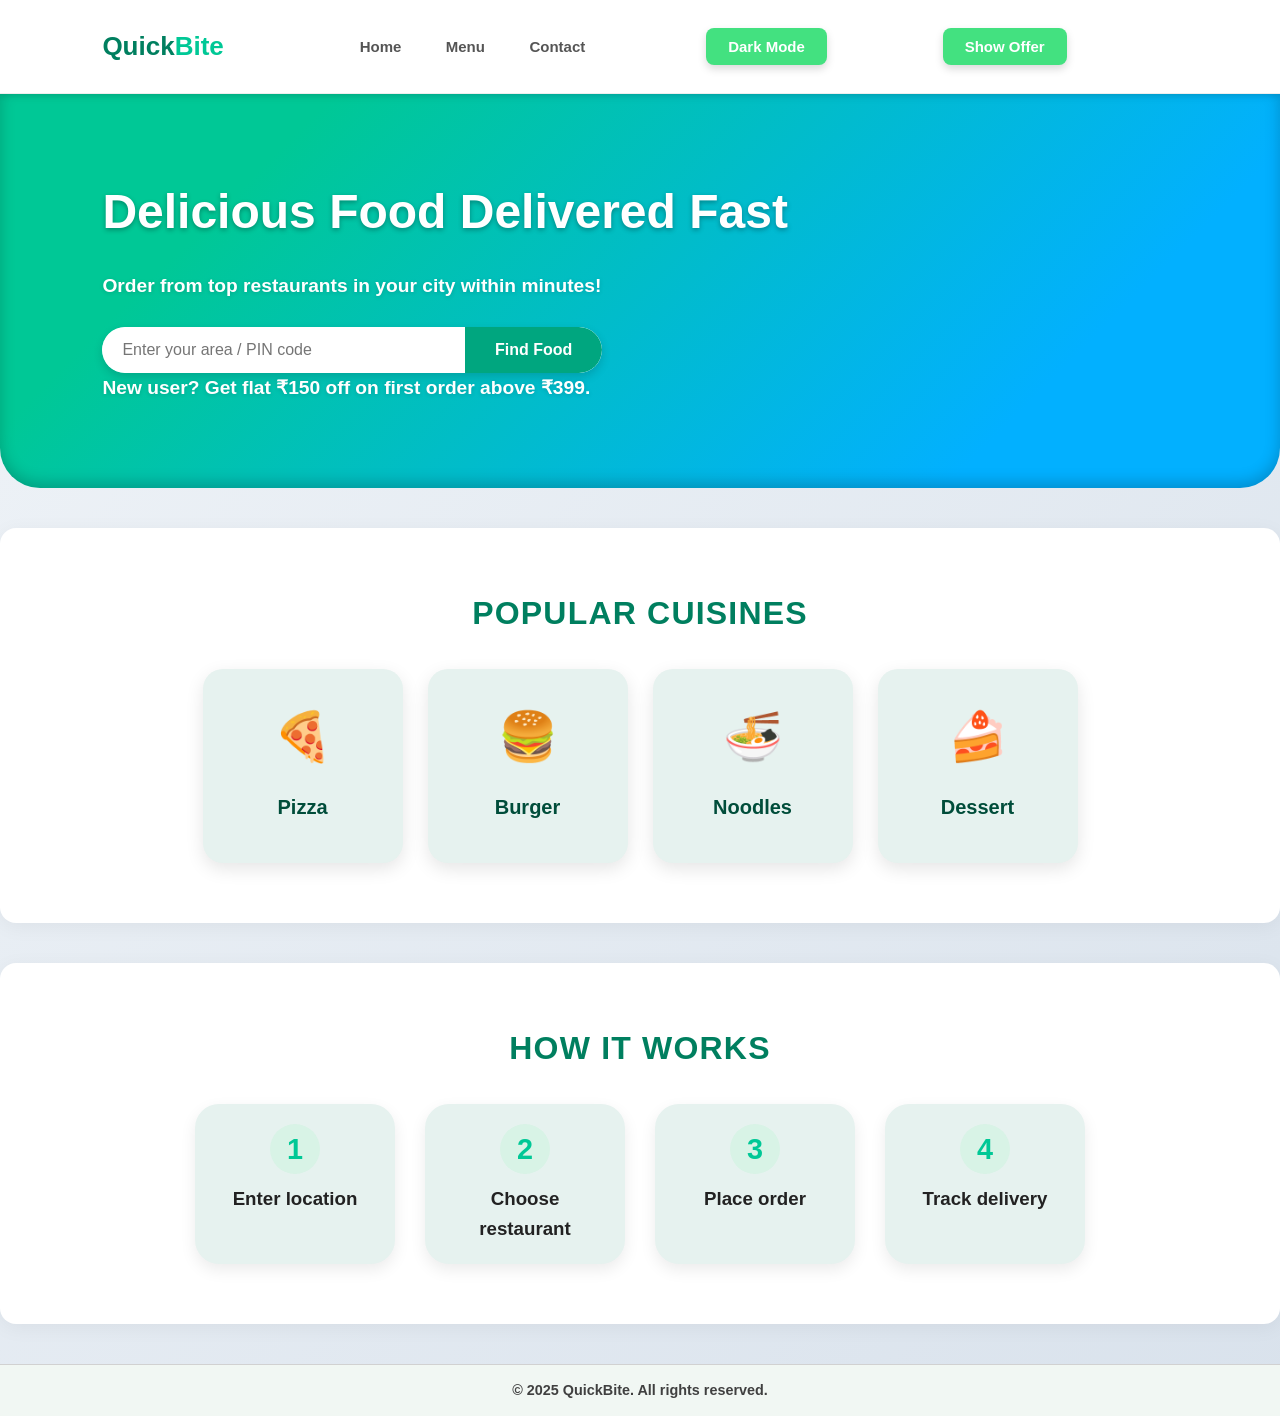
<file: index.html>
<!DOCTYPE html>
<html lang="en">
<head>
  <meta charset="UTF-8">
  <meta name="viewport" content="width=device-width, initial-scale=1.0">
  <title>QuickBite - Food Delivery</title>
  <link rel="stylesheet" href="style.css">
</head>
<body>
  <header class="header">
    <div class="logo">Quick<span>Bite</span></div>
    <nav class="nav">
      <a href="index.html">Home</a>
      <a href="menu.html">Menu</a>
      <a href="contact.html">Contact</a>
    </nav>
    <button id="darkBtn">Dark Mode</button>
    <button id="promoBtn">Show Offer</button>

    <p id="promoText" style="display:none; font-weight:bold; color:red;">
      🎉 Special Offer: Flat ₹200 off today!
    <button id="msgBtn">Show Offer</button>
    <p id="offerText" style="display:none;">🎉 You unlocked a 20% OFF coupon!</p>

    </p>

  </header>

  <section class="hero">
    <div>
      <h1>Delicious Food Delivered Fast</h1>
      <p>Order from top restaurants in your city within minutes!</p>
      <form class="search-bar">
        <input type="text" placeholder="Enter your area / PIN code">
        <button type="submit">Find Food</button>
      </form>
      <p class="small-note">New user? Get flat ₹150 off on first order above ₹399.</p>
    </div>
  </section>

  <section class="section">
    <h2 class="section-title">Popular Cuisines</h2>
    <div class="card-row">
      <div class="card"><div class="card-icon">🍕</div><h3>Pizza</h3></div>
      <div class="card"><div class="card-icon">🍔</div><h3>Burger</h3></div>
      <div class="card"><div class="card-icon">🍜</div><h3>Noodles</h3></div>
      <div class="card"><div class="card-icon">🍰</div><h3>Dessert</h3></div>
    </div>
  </section>

  <section class="section light">
    <h2 class="section-title">How It Works</h2>
    <div class="steps">
      <div class="step"><div class="step-number">1</div><h3>Enter location</h3></div>
      <div class="step"><div class="step-number">2</div><h3>Choose restaurant</h3></div>
      <div class="step"><div class="step-number">3</div><h3>Place order</h3></div>
      <div class="step"><div class="step-number">4</div><h3>Track delivery</h3></div>
    </div>
  </section>

  <footer class="footer">
    <p>© 2025 QuickBite. All rights reserved.</p>
  </footer>
  <script src="script.js"></script>
</body>
</html>
</file>
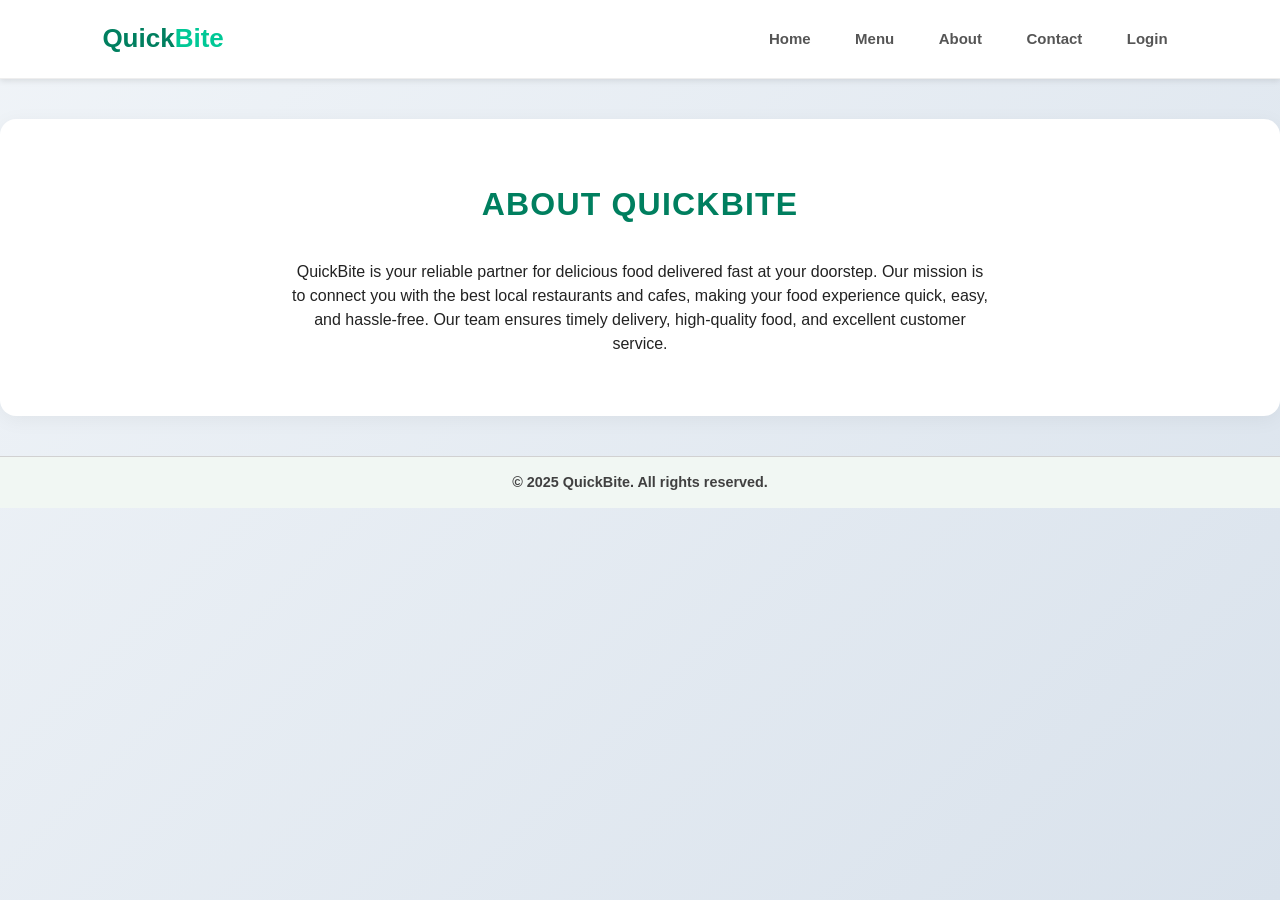
<file: about.html>
<!DOCTYPE html>
<html lang="en">
<head>
  <meta charset="UTF-8" />
  <meta name="viewport" content="width=device-width, initial-scale=1" />
  <title>About - QuickBite</title>
  <link rel="stylesheet" href="style.css" />
</head>
<body>
  <header class="header">
    <div class="logo">Quick<span>Bite</span></div>
    <nav class="nav">
      <a href="index.html">Home</a>
      <a href="menu.html">Menu</a>
      <a href="about.html">About</a>
      <a href="contact.html">Contact</a>
      <a href="login.html">Login</a>
    </nav>
  </header>

  <section class="section">
    <h1 class="section-title">About QuickBite</h1>
    <p style="max-width:700px; margin:auto; font-size:16px; line-height:1.5;">
      QuickBite is your reliable partner for delicious food delivered fast at your doorstep. Our mission is to connect you with the best local restaurants and cafes, making your food experience quick, easy, and hassle-free. Our team ensures timely delivery, high-quality food, and excellent customer service.
    </p>
  </section>

  <footer class="footer">
    <p>© 2025 QuickBite. All rights reserved.</p>
  </footer>
  <script src="script.js"></script>
</body>
</html>
</file>
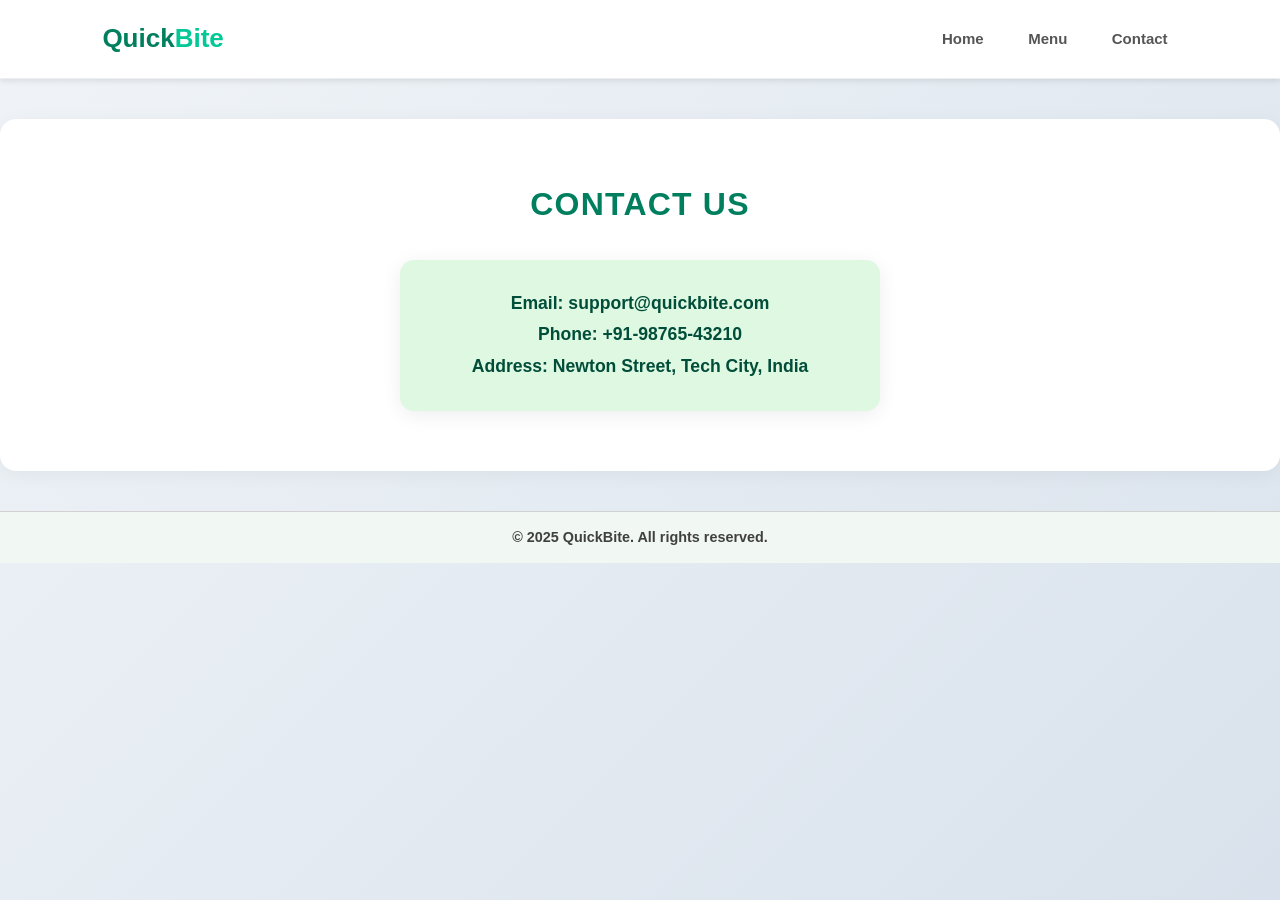
<file: contact.html>
<!DOCTYPE html>
<html lang="en">
<head>
  <meta charset="UTF-8">
  <meta name="viewport" content="width=device-width, initial-scale=1.0">
  <title>QuickBite - Contact</title>
  <link rel="stylesheet" href="style.css">
</head>
<body>
  <header class="header">
    <div class="logo">Quick<span>Bite</span></div>
    <nav class="nav">
      <a href="index.html">Home</a>
      <a href="menu.html">Menu</a>
      <a href="contact.html">Contact</a>
    </nav>
  </header>

  <section class="section">
    <h1 class="section-title">Contact Us</h1>
    <div class="contact-box">
      <p><strong>Email:</strong> support@quickbite.com</p>
      <p><strong>Phone:</strong> +91‑98765‑43210</p>
      <p><strong>Address:</strong> Newton Street, Tech City, India</p>
    </div>
  </section>

  <footer class="footer">
    <p>© 2025 QuickBite. All rights reserved.</p>
  </footer>
  <script src="script.js"></script>
</body>
</html>
</file>
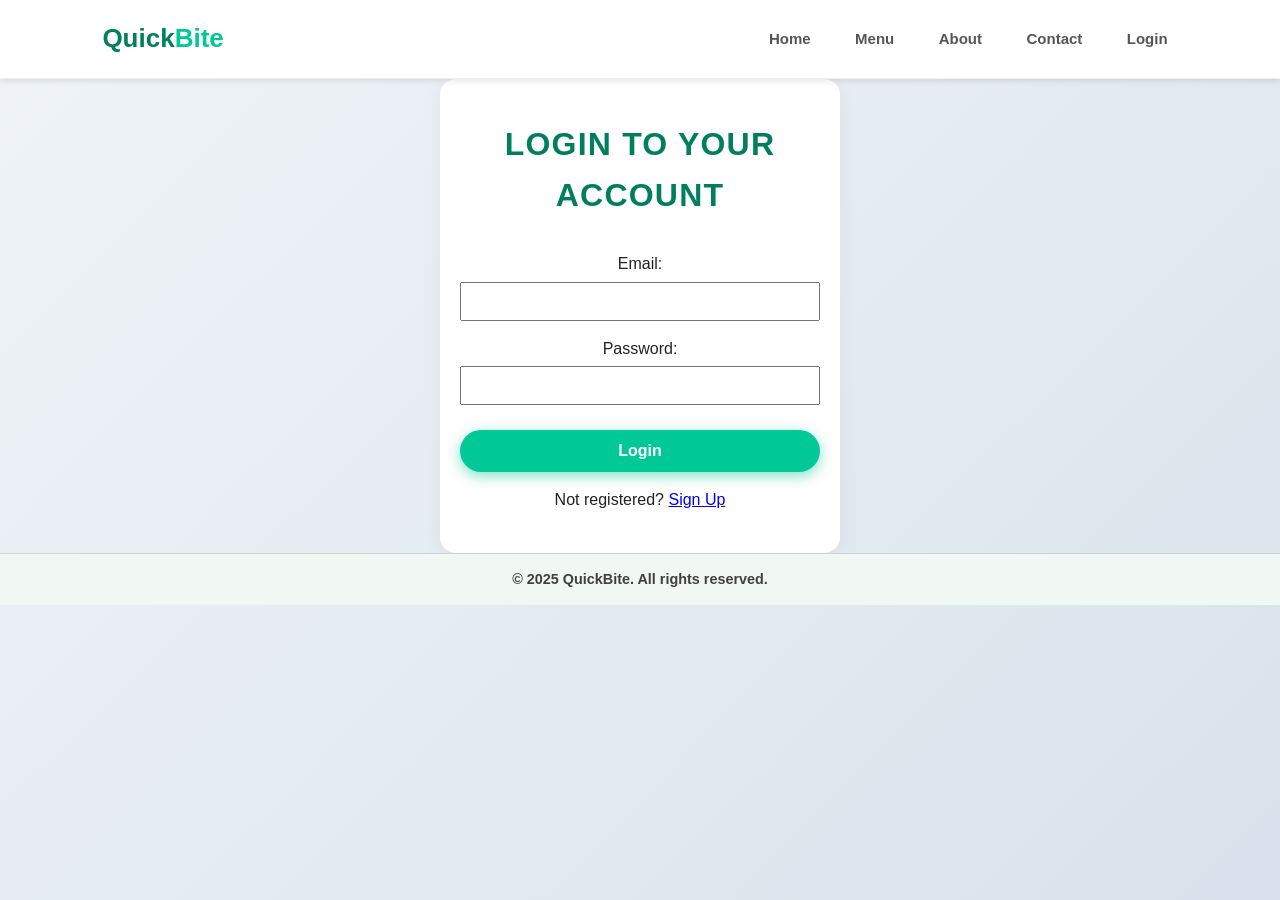
<file: login.html>
<!DOCTYPE html>
<html lang="en">
<head>
  <meta charset="UTF-8" />
  <meta name="viewport" content="width=device-width, initial-scale=1" />
  <title>Login - QuickBite</title>
  <link rel="stylesheet" href="style.css" />
</head>
<body>
  <header class="header">
    <div class="logo">Quick<span>Bite</span></div>
    <nav class="nav">
      <a href="index.html">Home</a>
      <a href="menu.html">Menu</a>
      <a href="about.html">About</a>
      <a href="contact.html">Contact</a>
      <a href="login.html">Login</a>
    </nav>
  </header>

  <section class="section" style="max-width:400px; margin:auto; padding:40px 20px;">
    <h1 class="section-title">Login to Your Account</h1>
    <form action="#" method="post">
      <div style="margin-bottom:15px;">
        <label for="email">Email:</label><br>
        <input type="email" id="email" name="email" style="width:100%; padding:10px; margin-top:5px;">
      </div>
      <div style="margin-bottom:15px;">
        <label for="password">Password:</label><br>
        <input type="password" id="password" name="password" style="width:100%; padding:10px; margin-top:5px;">
      </div>
      <input type="submit" value="Login" class="btn" style="width:100%; padding:12px;">
    </form>
    <p style="margin-top:15px; text-align:center;">
      Not registered? <a href="#">Sign Up</a>
    </p>
  </section>

  <footer class="footer">
    <p>© 2025 QuickBite. All rights reserved.</p>
  </footer>
  <script src="script.js"></script>
</body>
</html>
</file>
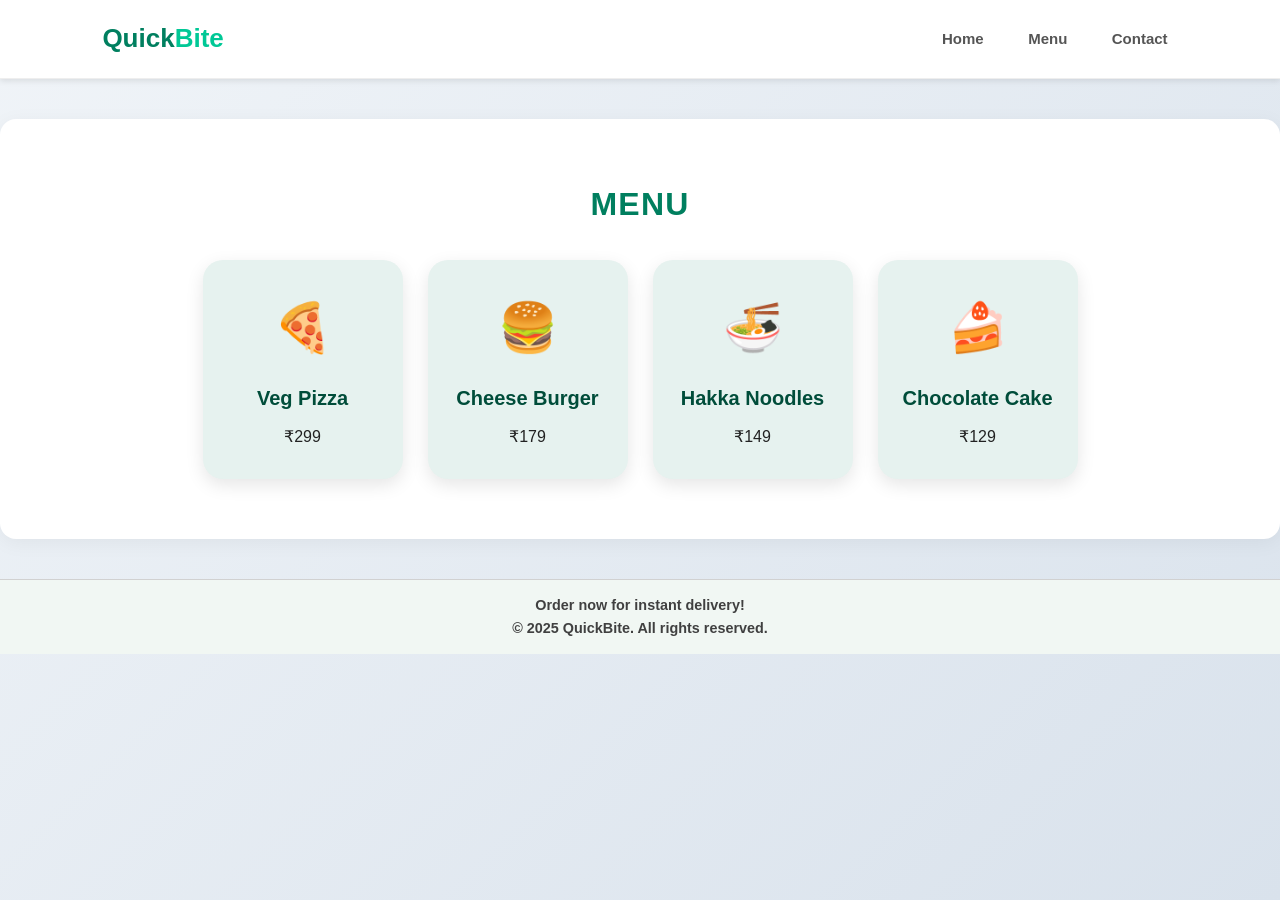
<file: menu.html>
<!DOCTYPE html>
<html lang="en">
<head>
  <meta charset="UTF-8">
  <meta name="viewport" content="width=device-width, initial-scale=1.0">
  <title>QuickBite - Menu</title>
  <link rel="stylesheet" href="style.css">
</head>
<body>
  <header class="header">
    <div class="logo">Quick<span>Bite</span></div>
    <nav class="nav">
      <a href="index.html">Home</a>
      <a href="menu.html">Menu</a>
      <a href="contact.html">Contact</a>
    </nav>
  </header>

  <section class="section">
    <h1 class="section-title">Menu</h1>
    <div class="card-row">
      <div class="card">
        <div class="card-icon">🍕</div>
        <h3>Veg Pizza</h3>
        <p>₹299</p>
      </div>
      <div class="card">
        <div class="card-icon">🍔</div>
        <h3>Cheese Burger</h3>
        <p>₹179</p>
      </div>
      <div class="card">
        <div class="card-icon">🍜</div>
        <h3>Hakka Noodles</h3>
        <p>₹149</p>
      </div>
      <div class="card">
        <div class="card-icon">🍰</div>
        <h3>Chocolate Cake</h3>
        <p>₹129</p>
      </div>
    </div>
  </section>

  <footer class="footer">
    <p>Order now for instant delivery!</p>
    <p>© 2025 QuickBite. All rights reserved.</p>
  </footer>
  <script src="script.js"></script>
</body>
</html>
</file>
<file: style.css>
/* Resetting default margin, padding, box model */
* {
  margin: 0;
  padding: 0;
  box-sizing: border-box;
}

/* Basic body style */
body {
  font-family: Arial, Helvetica, sans-serif;
  background-color: #f7f7fb;
  color: #222;
}
/* Header styles */
.header {
  display: flex;
  justify-content: space-between;
  align-items: center;
  padding: 14px 8%;
  background-color: #fff;
  border-bottom: 1px solid #eee;
  position: sticky;
  top: 0;
  z-index: 10;
}
.logo {
  font-size: 24px;
  font-weight: bold;
}
.logo span {
  color: #00c896;
}
.nav a {
  margin-left: 18px;
  text-decoration: none;
  color: #555;
  font-size: 14px;
}
.nav a:hover {
  color: #00c896;
}

/* Section styles */
.section {
  padding: 40px 8%;
  background-color: #f7f7fb;
  text-align: center;
}
.section-title {
  font-size: 22px;
  margin-bottom: 24px;
}
footer {
  padding: 14px 8%;
  text-align: center;
  font-size: 13px;
  color: #777;
  background-color: #fff;
  border-top: 1px solid #eee;
}

/* Button style */
.btn {
  padding: 10px 20px;
  border: none;
  border-radius: 4px;
  background-color: #00c896;
  color: #fff;
  cursor: pointer;
  font-size: 14px;
  margin-top: 10px;
}
.btn:hover {
  background-color: #009982;
}

/* Responsive adjustments for smaller screens */
@media (max-width: 700px) {
  .header {
    flex-direction: column;
    align-items: flex-start;
  }
  .nav {
    margin-top: 8px;
  }
  .nav a {
    margin: 0 10px;
  }
}
/* Smooth transitions on links and buttons */
a, .btn {
  transition: color 0.3s ease, background-color 0.3s ease, transform 0.3s ease;
}

/* Nav link hover underline and color change */
.nav a:hover {
  color: #00b075;
  text-decoration: underline;
  transform: translateY(-2px);
}

/* Button hover glow and scale */
.btn:hover {
  background-color: #009968;
  box-shadow: 0 0 10px #00c896aa;
  transform: scale(1.05);
}

/* Search input focus glow */
.search-bar input:focus {
  outline: none;
  box-shadow: 0 0 5px #00c896cc;
  border-color: #00c896;
}

/* Card hover lift and shadow */
.card:hover {
  box-shadow: 0 8px 16px rgba(0, 200, 150, 0.3);
  transform: translateY(-8px);
  cursor: pointer;
}

/* Header logo hover color pulse */
.logo:hover {
  color: #00c896;
  transition: color 0.5s ease-in-out;
}

/* Small pulse animation for buttons */
@keyframes pulse {
  0%, 100% { transform: scale(1); }
  50% { transform: scale(1.05); }
}
.btn.pulse {
  animation: pulse 2s infinite;
}

/* Step number hover expand */
.step-number:hover {
  background-color: #00b075;
  color: #fff;
  transform: scale(1.2);
  transition: all 0.3s ease;
}

/* Footer link hover effect */
.footer a:hover {
  color: #00c896;
  text-decoration: none;
}

/* Responsive: enhance tap targets on mobile */
@media (max-width: 700px) {
  .nav a {
    padding: 10px 8px;
    font-size: 16px;
  }
  .btn {
    font-size: 16px;
    padding: 12px 20px;
  }
}
/* Reset */
* {
  margin: 0;
  padding: 0;
  box-sizing: border-box;
}

/* Body */
body {
  font-family: 'Segoe UI', Tahoma, Geneva, Verdana, sans-serif;
  background: linear-gradient(135deg, #f0f4f8, #d9e2ec); /* Soft gradient background */
  color: #222;
  line-height: 1.6;
  min-height: 100vh;
}

/* Header */
.header {
  display: flex;
  justify-content: space-between;
  align-items: center;
  padding: 18px 8%;
  background-color: #fff;
  box-shadow: 0 2px 6px rgba(0,0,0,0.1);
  position: sticky;
  top: 0;
  z-index: 1000;
  transition: background-color 0.3s ease;
}

.header:hover {
  background-color: #e1f7e7; /* subtle highlight on hover */
}

.logo {
  font-size: 26px;
  font-weight: 700;
  color: #007f5f;
  cursor: pointer;
  transition: color 0.3s ease;
}

.logo:hover {
  color: #005a3c;
}

.nav a {
  margin-left: 20px;
  text-decoration: none;
  color: #555;
  font-weight: 600;
  font-size: 15px;
  padding: 6px 10px;
  border-radius: 6px;
  transition: background-color 0.3s ease, color 0.3s ease;
}

.nav a:hover {
  background-color: #00c896;
  color: white;
  transform: scale(1.1);
}

/* Hero Section */
.hero {
  padding: 80px 8% 60px;
  background: linear-gradient(135deg, #00c896 20%, #02b0ff 80%);
  color: #fff;
  text-align: left;
  border-radius: 0 0 40px 40px;
  box-shadow: inset 0 -5px 15px rgba(0,0,0,0.2);
}

.hero h1 {
  font-size: 3rem;
  margin-bottom: 20px;
  font-weight: 900;
  text-shadow: 0 2px 5px rgba(0,0,0,0.3);
}

.hero p {
  font-size: 1.2rem;
  margin-bottom: 25px;
  max-width: 500px;
  font-weight: 600;
  text-shadow: 0 1px 4px rgba(0,0,0,0.15);
}

/* Search bar */
.search-bar {
  display: flex;
  max-width: 500px;
  background: rgba(255, 255, 255, 0.8);
  border-radius: 40px;
  overflow: hidden;
  box-shadow: 0 4px 10px rgba(0,0,0,0.15);
}

.search-bar input {
  flex: 1;
  padding: 14px 20px;
  border: none;
  font-size: 1rem;
  border-radius: 40px 0 0 40px;
  color: #333;
  transition: box-shadow 0.3s ease;
}

.search-bar input:focus {
  outline: none;
  box-shadow: 0 0 8px #00c896;
}

.search-bar button {
  background-color: #00a67f;
  padding: 14px 30px;
  border: none;
  color: #fff;
  font-weight: 700;
  font-size: 1rem;
  cursor: pointer;
  border-radius: 0 40px 40px 0;
  transition: background-color 0.3s ease;
}

.search-bar button:hover {
  background-color: #008a65;
  transform: scale(1.05);
}

/* Section Titles */
.section-title {
  font-size: 2rem;
  margin-bottom: 30px;
  font-weight: 700;
  text-align: center;
  color: #007f5f;
  letter-spacing: 1.2px;
  text-transform: uppercase;
}

/* Sections */
.section {
  padding: 60px 8%;
  margin: 40px 0;
  background-color: #fff;
  border-radius: 16px;
  box-shadow: 0 4px 20px rgba(0,0,0,0.05);
}


.card-row {
  display: flex;
  flex-wrap: wrap;
  justify-content: center;
  gap: 25px;
}


.card {
  background: #e6f2ef;
  border-radius: 20px;
  width: 200px;
  padding: 30px 20px;
  text-align: center;
  box-shadow: 0 6px 18px rgba(0,0,0,0.1);
  cursor: pointer;
  transition: transform 0.3s ease, box-shadow 0.3s ease;
}

.card:hover {
  transform: translateY(-15px);
  box-shadow: 0 12px 24px rgba(0,0,0,0.18);
}

.card-icon {
  font-size: 3rem;
  margin-bottom: 15px;
  color: #007f5f;
  transition: color 0.3s ease;
}

.card:hover .card-icon {
  color: #00c896;
}

.card h3 {
  font-size: 1.25rem;
  margin-bottom: 10px;
  font-weight: 700;
  color: #004d3a;
}


.btn {
  background-color: #00c896;
  border: none;
  color: white;
  font-size: 1rem;
  padding: 12px 30px;
  border-radius: 30px;
  cursor: pointer;
  font-weight: 700;
  box-shadow: 0 4px 14px rgba(0,200,150,0.5);
  transition: background-color 0.3s ease, transform 0.3s ease;
}

.btn:hover {
  background-color: #029e73;
  transform: scale(1.08);
}

/* Steps */
.steps {
  display: flex;
  justify-content: center;
  gap: 30px;
  flex-wrap: wrap;
}

.step {
  background-color: #e6f2ef;
  border-radius: 24px;
  padding: 20px 30px;
  width: 200px;
  text-align: center;
  box-shadow: 0 6px 16px rgba(0,0,0,0.08);
  transition: transform 0.3s ease, box-shadow 0.3s ease;
  cursor: default;
}

.step:hover {
  transform: translateY(-10px);
  box-shadow: 0 12px 30px rgba(0,0,0,0.14);
}

.step-number {
  font-size: 1.8rem;
  font-weight: 900;
  color: #00c896;
  background-color: #d8f3e6;
  display: inline-flex;
  justify-content: center;
  align-items: center;
  width: 50px;
  height: 50px;
  border-radius: 50%;
  margin-bottom: 10px;
  user-select: none;
  transition: background-color 0.3s ease, color 0.3s ease;
}

.step:hover .step-number {
  background-color: #00a47a;
  color: #f0f7f4;
}


.contact-box {
  max-width: 480px;
  margin: 0 auto;
  background: #dff8e1;
  padding: 28px 30px;
  border-radius: 14px;
  box-shadow: 0 4px 20px rgba(0,0,0,0.07);
  color: #004d3a;
  font-weight: 600;
  font-size: 1.1rem;
  line-height: 1.8;
  text-align: center;
}


.footer {
  background-color: #f1f7f3;
  color: #404040;
  font-weight: 600;
  font-size: 0.9rem;
  text-align: center;
  padding: 14px 8%;
  border-top: 1px solid #d1d1d1;
}


@media (max-width: 768px) {
  .header {
    flex-direction: column;
    align-items: flex-start;
  }
  .nav a {
    margin-left: 0;
    margin-right: 18px;
    padding: 8px 6px;
  }
  .hero h1 {
    font-size: 2.2rem;
  }
  .card-row {
    flex-direction: column;
    align-items: center;
  }
  .card, .step {
    width: 90%;
  }
  .search-bar {
    flex-direction: column;
  }
  .search-bar input, .search-bar button {
    width: 100%;
    border-radius: 8px;
  }
  .search-bar button {
    margin-top: 10px;
  }
}

#darkBtn, #promoBtn {
  padding: 10px 22px;
  margin: 10px 5px;
  font-size: 15px;
  font-weight: 600;

  background:rgb(67, 225, 128);
  color: white;
  border: none;
  border-radius: 8px;

  cursor: pointer;
  transition: 0.25s ease;
  box-shadow: 0 4px 8px rgba(0,0,0,0.15);
}


#darkBtn:hover, #promoBtn:hover {
  background: cyan;
  transform: translateY(-2px);
  box-shadow: 0 6px 12px rgba(0,0,0,0.2);
}

#darkBtn:active, #promoBtn:active {
  transform: translateY(0px);
  box-shadow: 0 3px 6px rgba(0,0,0,0.15);
}
#darkBtn, #promoBtn {
  display: inline-block;
}
#offerText{
  font-weight: bold;
  color: red;
}
</file>
